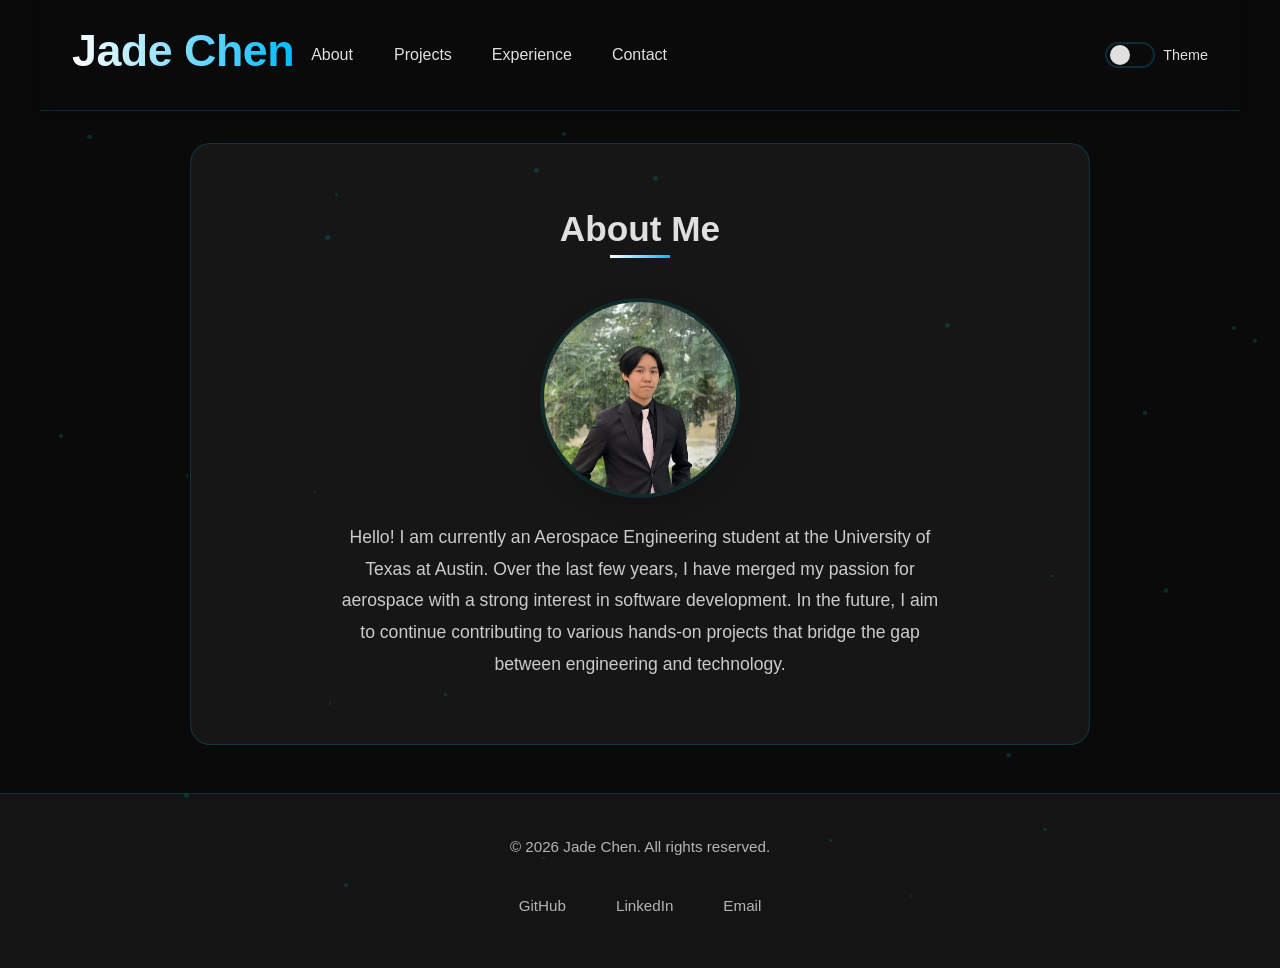
<file: index.html>
<!DOCTYPE html>
<html lang="en">
<head>
    <meta charset="UTF-8">
    <meta name="viewport" content="width=device-width, initial-scale=1.0">
    <!-- SEO Meta Tags -->
    <title>Jade Chen's Portfolio - About</title>
    <meta name="description" content="Portfolio of Jade Chen - Aerospace Engineering student at UT Austin with passion for software development and engineering projects">
    <meta name="keywords" content="Jade Chen, aerospace engineering, software developer, portfolio, UT Austin, model rocket simulation, LSTM prediction, web development">
    <meta name="author" content="Jade Chen">
    <!-- Open Graph / Social Media Tags -->
    <meta property="og:title" content="Jade Chen's Portfolio">
    <meta property="og:description" content="Aerospace Engineering student at UT Austin showcasing engineering and software development projects">
    <meta property="og:image" content="https://doge2000.github.io/assets/Profile.jpg">
    <meta property="og:url" content="https://doge2000.github.io/">
    <meta property="og:type" content="website">
    <meta name="twitter:card" content="summary_large_image">
    <!-- Structured Data for SEO -->
    <script type="application/ld+json">
    {
      "@context": "https://schema.org",
      "@type": "Person",
      "name": "Jade Chen",
      "url": "https://doge2000.github.io/",
      "sameAs": [
        "https://github.com/Doge2000",
        "https://www.linkedin.com/in/jlchen-tx"
      ],
      "jobTitle": "Aerospace Engineering Student",
      "worksFor": {
        "@type": "EducationalOrganization",
        "name": "University of Texas at Austin"
      },
      "description": "Aerospace Engineering student at UT Austin with passion for software development and engineering projects.",
      "image": "https://doge2000.github.io/assets/Profile.jpg"
    }
    </script>
    <link rel="icon" href="assets/favicon.svg" type="image/svg+xml">
    <link rel="stylesheet" href="style.css">
</head>
<body>
    <!-- Add skip link for accessibility -->
    <a href="#main-content" class="skip-link">Skip to main content</a>

    <header>
        <h1>Jade Chen</h1>
        <nav aria-label="Primary navigation">
            <ul>
                <li><a href="index.html">About</a></li>
                <li><a href="projects.html">Projects</a></li>
                <li><a href="experiences.html">Experience</a></li>
                <li><a href="contact.html">Contact</a></li>
            </ul>
        </nav>
        <div class="mode-toggle-container" aria-label="Theme toggle">
            <label class="mode-toggle">
                <input type="checkbox" id="mode-toggle-slider" aria-label="Toggle dark/light mode">
                <span class="slider"></span>
                <span class="mode-toggle-label">Theme</span>
            </label>
        </div>
    </header>

    <main id="main-content">
        <section id="about">
            <h2>About Me</h2>
            <div class="about-content">
                <img src="assets/Profile.jpg" alt="Jade Chen" class="profile-img">
                <div class="about-text">
                    <p>Hello! I am currently an Aerospace Engineering student at the University of Texas at Austin. Over the last few years, I have merged my passion for aerospace with a strong interest in software development. In the future, I aim to continue contributing to various hands-on projects that bridge the gap between engineering and technology.</p>
                </div>
            </div>
        </section>
    </main>

    <footer>
        <p>&copy; 2026 Jade Chen. All rights reserved.</p>
        <div class="social-links">
            <a href="https://github.com/Doge2000" target="_blank" aria-label="GitHub">GitHub</a>
            <a href="https://www.linkedin.com/in/jlchen-tx" target="_blank" aria-label="LinkedIn">LinkedIn</a>
            <a href="mailto:astrojade2016@gmail.com" aria-label="Email">Email</a>
        </div>
    </footer>
    <script src="script.js"></script>
</body>
</html>
</file>
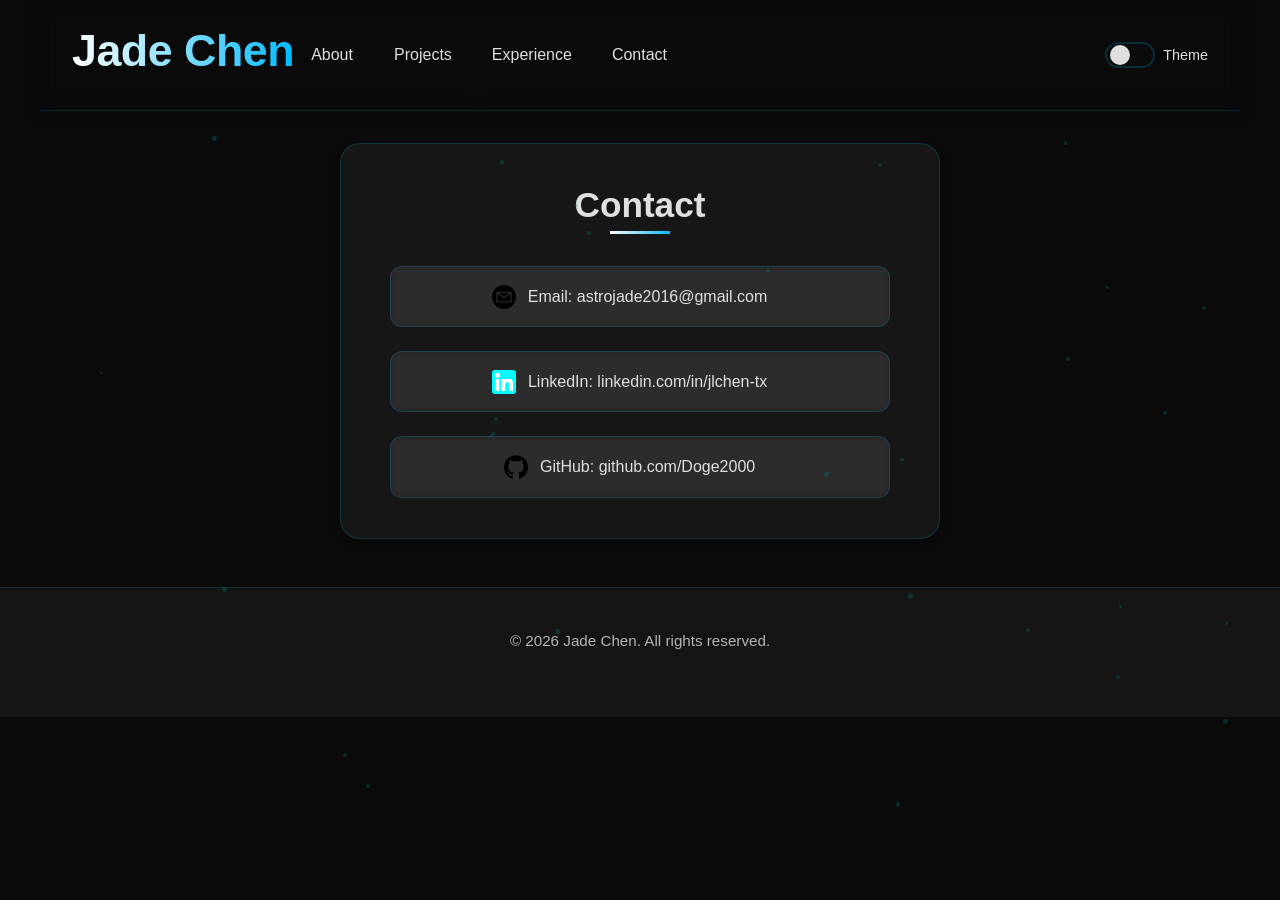
<file: contact.html>
<!DOCTYPE html>
<html lang="en">
<head>
    <meta charset="UTF-8">
    <meta name="viewport" content="width=device-width, initial-scale=1.0">
    <title>Jade Chen's Portfolio - Contact</title>
    <link rel="stylesheet" href="style.css">
    <link rel="icon" href="assets/favicon.svg" type="image/svg+xml">
</head>
<body>
    <header>
        <h1>Jade Chen</h1>
        <nav>
            <ul>
                <li><a href="index.html">About</a></li>
                <li><a href="projects.html">Projects</a></li>
                <li><a href="experiences.html">Experience</a></li>
                <li><a href="contact.html">Contact</a></li>
            </ul>
        </nav>
        <div class="mode-toggle-container">
            <label class="mode-toggle">
                <input type="checkbox" id="mode-toggle-slider">
                <span class="slider"></span>
                <span class="mode-toggle-label">Theme</span>
            </label>
        </div>
    </header>

    <section id="contact">
        <h2>Contact</h2>
        <div class="contact-info">
            <div class="contact-item">
                <img src="assets/emailico.png" alt="Email" class="contact-icon" loading="lazy">
                <span>Email: <a href="mailto:astrojade2016@gmail.com">astrojade2016@gmail.com</a></span>
            </div>
            <div class="contact-item">
                <img src="assets/linkedinico.png" alt="LinkedIn" class="contact-icon" loading="lazy">
                <span>LinkedIn: <a href="https://www.linkedin.com/in/jlchen-tx" target="_blank">linkedin.com/in/jlchen-tx</a></span>
            </div>
            <div class="contact-item">
                <img src="assets/githubico.png" alt="GitHub" class="contact-icon" loading="lazy">
                <span>GitHub: <a href="https://github.com/Doge2000" target="_blank">github.com/Doge2000</a></span>
            </div>
        </div>
    </section>

    <footer>
        <p>&copy; 2026 Jade Chen. All rights reserved.</p>
    </footer>
    <script src="script.js"></script>
</body>
</html>
</file>
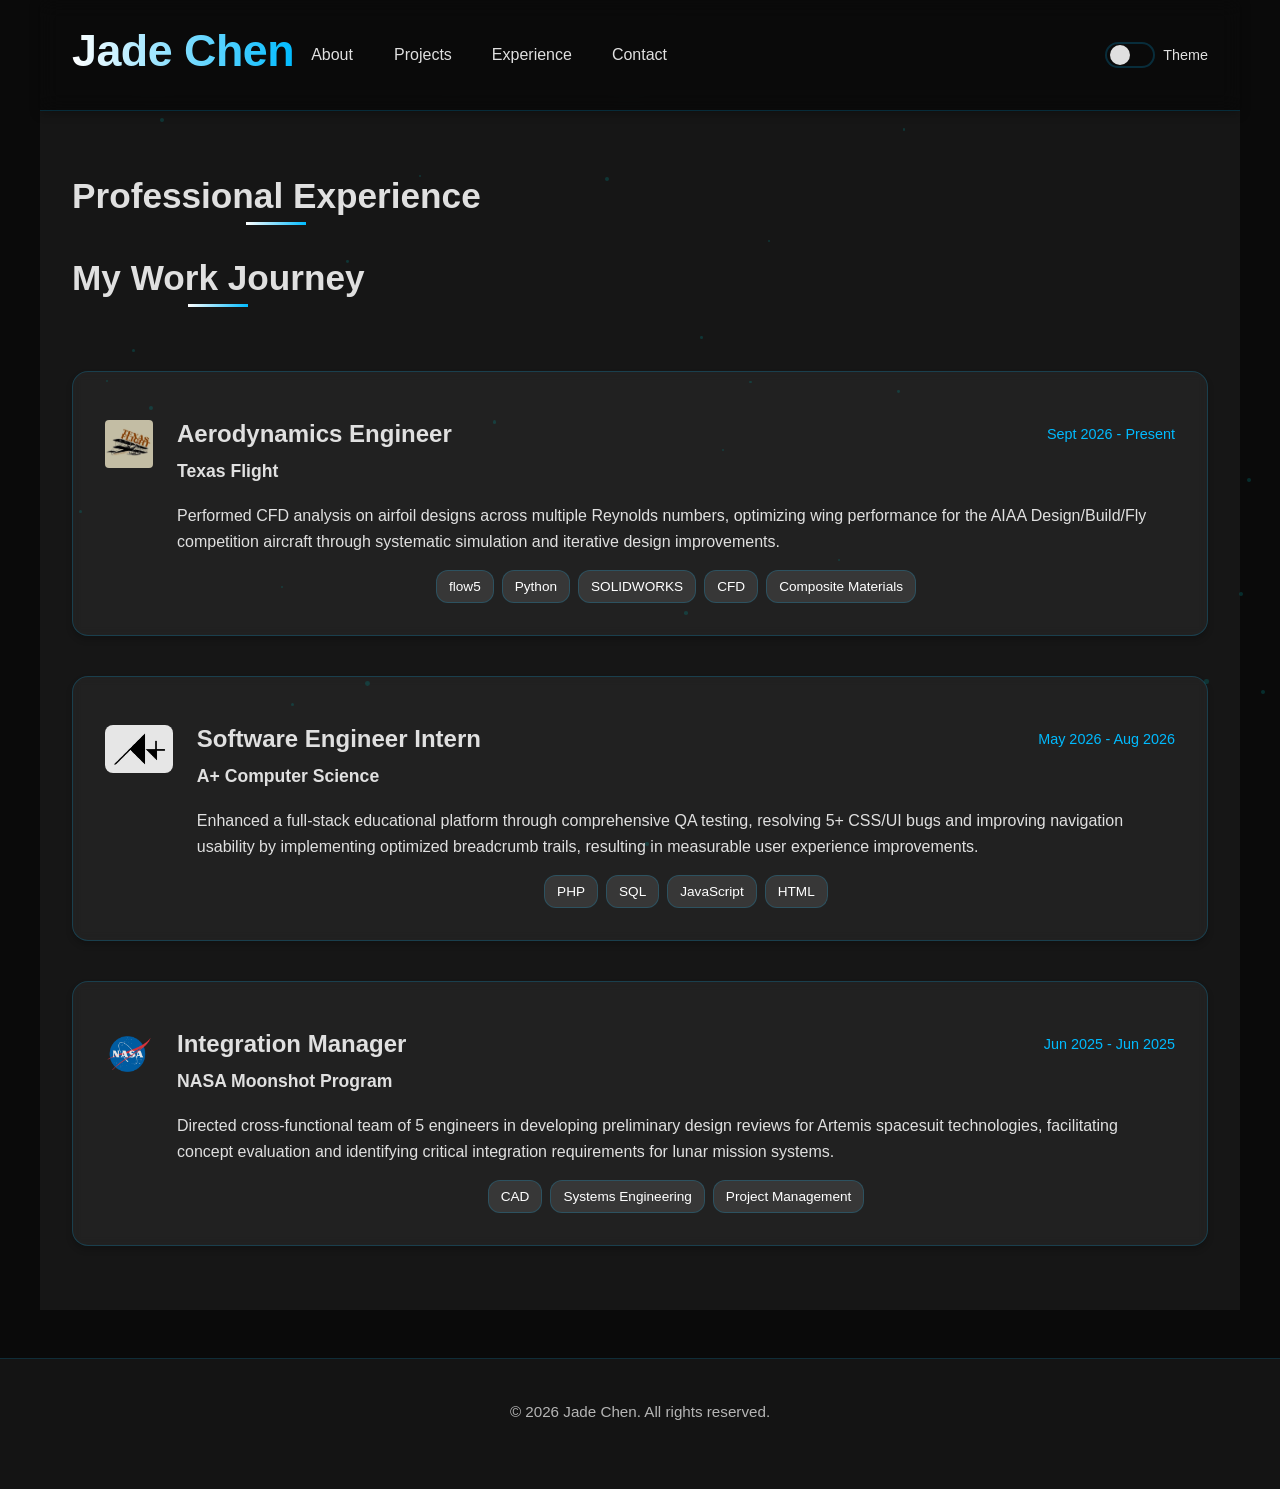
<file: experiences.html>
<!DOCTYPE html>
<html lang="en">
<head>
    <meta charset="UTF-8">
    <meta name="viewport" content="width=device-width, initial-scale=1.0">
    <title>Jade Chen's Portfolio - Experience</title>
    <link rel="stylesheet" href="style.css">
    <link rel="icon" href="assets/favicon.svg" type="image/svg+xml">
</head>
<body>
    <header>
        <h1>Jade Chen</h1>
        <nav>
            <ul>
                <li><a href="index.html">About</a></li>
                <li><a href="projects.html">Projects</a></li>
                <li><a href="experiences.html">Experience</a></li>
                <li><a href="contact.html">Contact</a></li>
            </ul>
        </nav>
        <div class="mode-toggle-container">
            <label class="mode-toggle">
                <input type="checkbox" id="mode-toggle-slider">
                <span class="slider"></span>
                <span class="mode-toggle-label">Theme</span>
            </label>
        </div>
    </header>

    <section id="experience">
        <h2>Professional Experience</h2>
        <div class="experience-container">
            <div class="experience-title">
                <h2>My Work Journey</h2>
            </div>

            <!-- Experience Grid -->
            <div class="experience-grid">
                <!-- Experience 1: Aerodynamics Engineer -->
                <div class="experience-card">
                    <div class="experience-layout">
                        <div class="experience-logo">
                            <img src="assets/TXFlight.jpg" alt="Texas Flight Logo" class="company-logo txflight-logo" loading="lazy">
                        </div>
                        <div class="experience-details">
                            <div class="experience-header">
                                <h3>Aerodynamics Engineer</h3>
                                <span class="experience-date">Sept 2026 - Present</span>
                            </div>
                            <div class="company-name">Texas Flight</div>
                            <p class="experience-description">Performed CFD analysis on airfoil designs across multiple Reynolds numbers, optimizing wing performance for the AIAA Design/Build/Fly competition aircraft through systematic simulation and iterative design improvements.</p>
                            <div class="experience-tech">
                                <span>flow5</span>
                                <span>Python</span>
                                <span>SOLIDWORKS</span>
                                <span>CFD</span>
                                <span>Composite Materials</span>
                            </div>
                        </div>
                    </div>
                </div>

                <!-- Experience 2: Web Developer -->
                <div class="experience-card">
                    <div class="experience-layout">
                        <div class="experience-logo">
                            <img src="assets/Apluslogo.png" alt="A+ Computer Science Logo" class="company-logo aplus-logo" loading="lazy">
                        </div>
                        <div class="experience-details">
                            <div class="experience-header">
                                <h3>Software Engineer Intern</h3>
                                <span class="experience-date">May 2026 - Aug 2026</span>
                            </div>
                            <div class="company-name">A+ Computer Science</div>
                            <p class="experience-description">Enhanced a full-stack educational platform through comprehensive QA testing, resolving 5+ CSS/UI bugs and improving navigation usability by implementing optimized breadcrumb trails, resulting in measurable user experience improvements.</p>
                            <div class="experience-tech">
                                <span>PHP</span>
                                <span>SQL</span>
                                <span>JavaScript</span>
                                <span>HTML</span>
                            </div>
                        </div>
                    </div>
                </div>

                <!-- Experience 3: Integration Manager -->
                <div class="experience-card">
                    <div class="experience-layout">
                        <div class="experience-logo">
                            <img src="assets/NASAlogo.png" alt="NASA Logo" class="company-logo nasa-logo" loading="lazy">
                        </div>
                        <div class="experience-details">
                            <div class="experience-header">
                                <h3>Integration Manager</h3>
                                <span class="experience-date">Jun 2025 - Jun 2025</span>
                            </div>
                            <div class="company-name">NASA Moonshot Program</div>
                            <p class="experience-description">Directed cross-functional team of 5 engineers in developing preliminary design reviews for Artemis spacesuit technologies, facilitating concept evaluation and identifying critical integration requirements for lunar mission systems.</p>
                            <div class="experience-tech">
                                <span>CAD</span>
                                <span>Systems Engineering</span>
                                <span>Project Management</span>
                            </div>
                        </div>
                    </div>
                </div>
            </div>
        </div>
    </section>

    <footer>
        <p>&copy; 2026 Jade Chen. All rights reserved.</p>
    </footer>
    <script src="script.js"></script>
</body>
</html>
</file>
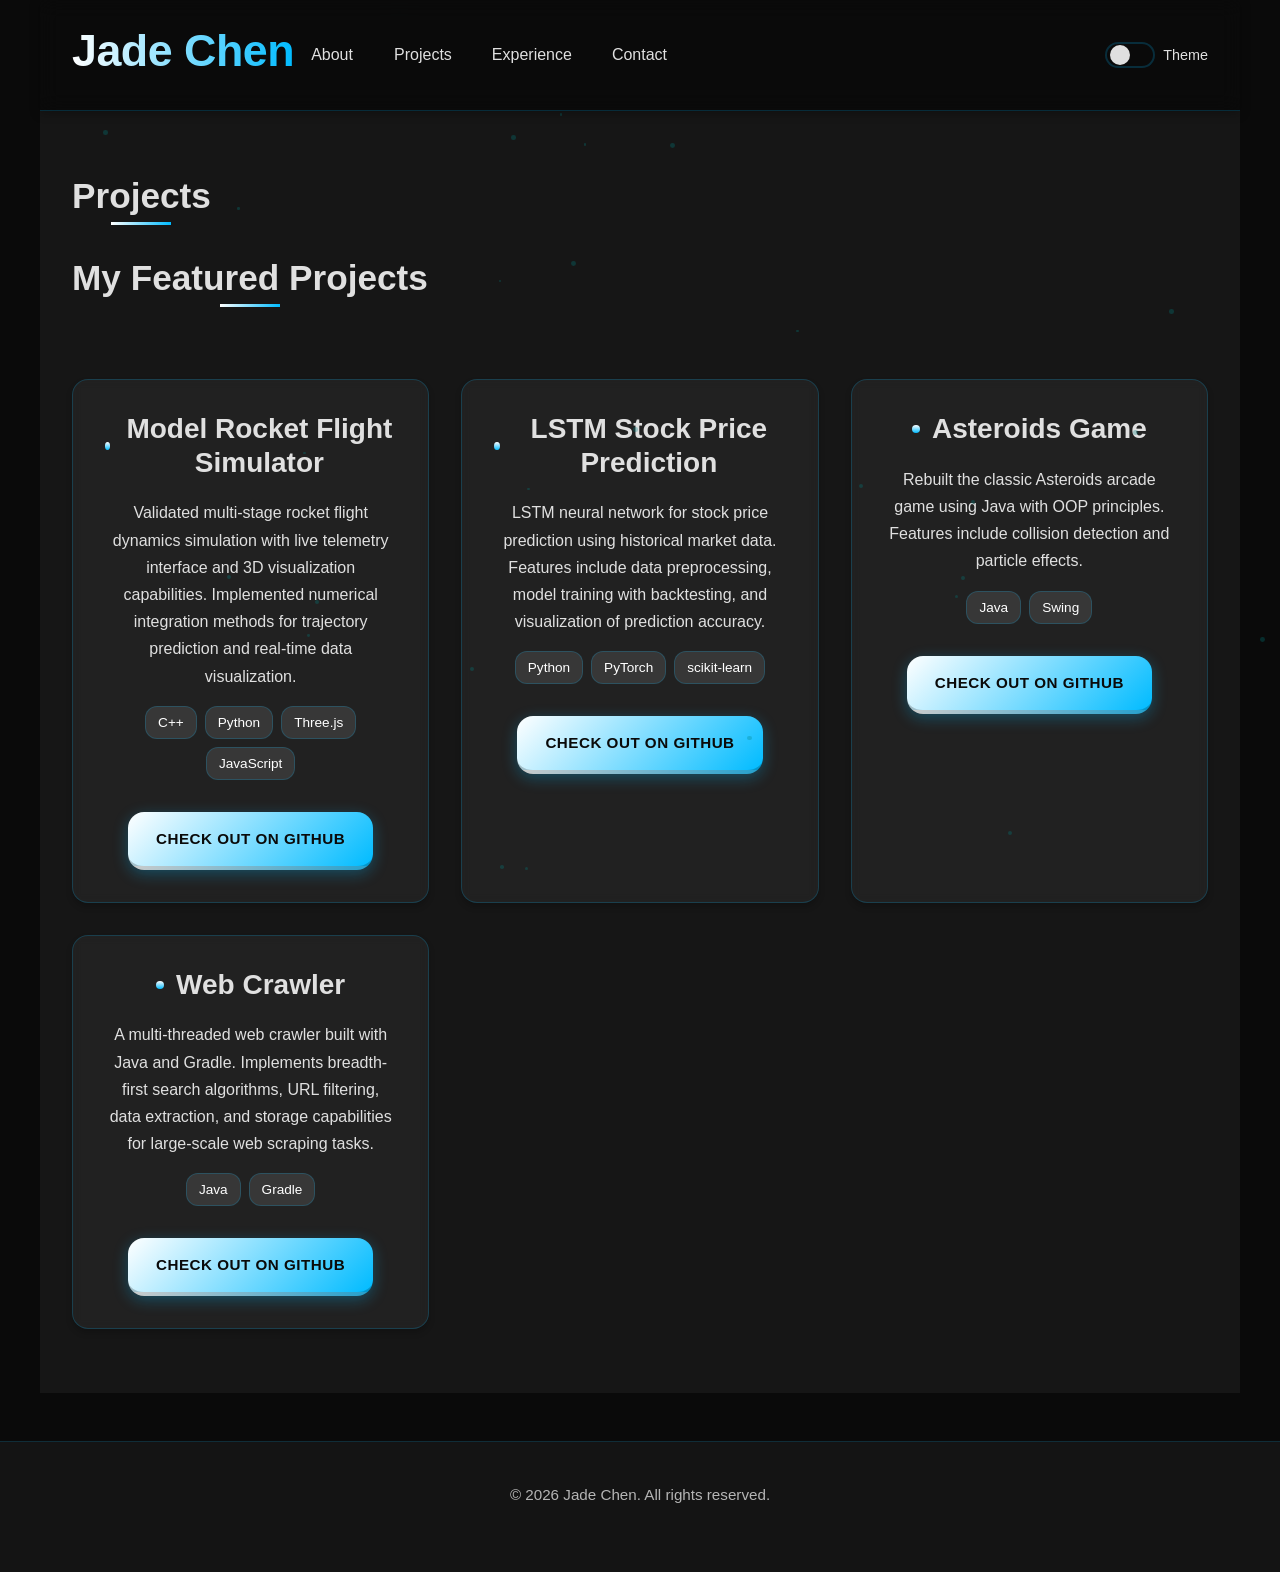
<file: projects.html>
<!DOCTYPE html>
<html lang="en">
<head>
    <meta charset="UTF-8">
    <meta name="viewport" content="width=device-width, initial-scale=1.0">
    <title>Jade Chen's Portfolio - Projects</title>
    <link rel="stylesheet" href="style.css">
    <link rel="icon" href="assets/favicon.svg" type="image/svg+xml">
</head>
<body>
    <header>
        <h1>Jade Chen</h1>
        <nav>
            <ul>
                <li><a href="index.html">About</a></li>
                <li><a href="projects.html">Projects</a></li>
                <li><a href="experiences.html">Experience</a></li>
                <li><a href="contact.html">Contact</a></li>
            </ul>
        </nav>
        <div class="mode-toggle-container">
            <label class="mode-toggle">
                <input type="checkbox" id="mode-toggle-slider">
                <span class="slider"></span>
                <span class="mode-toggle-label">Theme</span>
            </label>
        </div>
    </header>

    <section id="projects">
        <h2>Projects</h2>
        <div class="projects-container">
            <div class="projects-title">
                <h2>My Featured Projects</h2>
            </div>

            <!-- Interactive Hover Effect Grid -->
            <div class="hover-effect-grid">
                <!-- Project 1: Portfolio Website -->
                <div class="project-card">
                    <div class="project-content">
                        <h3>Model Rocket Flight Simulator</h3>
                        <p>Validated multi-stage rocket flight dynamics simulation with live telemetry interface and 3D visualization capabilities. Implemented numerical integration methods for trajectory prediction and real-time data visualization.</p>
                        <div class="project-tech">
                            <span>C++</span>
                            <span>Python</span>
                            <span>Three.js</span>
                            <span>JavaScript</span>
                        </div>
                        <a href="https://github.com/Doge2000/flight_sim" target="_blank" class="github-btn">Check out on GitHub</a>
                    </div>
                </div>

                <!-- Project 2: LSTM Stock Price Prediction -->
                <div class="project-card">
                    <div class="project-content">
                        <h3>LSTM Stock Price Prediction</h3>
                        <p>LSTM neural network for stock price prediction using historical market data. Features include data preprocessing, model training with backtesting, and visualization of prediction accuracy.</p>
                        <div class="project-tech">
                            <span>Python</span>
                            <span>PyTorch</span>
                            <span>scikit-learn</span>
                        </div>
                        <a href="https://github.com/Doge2000/StockMLProject" target="_blank" class="github-btn">Check out on GitHub</a>
                    </div>
                </div>

                <!-- Project 3: Asteroids Game -->
                <div class="project-card">
                    <div class="project-content">
                        <h3>Asteroids Game</h3>
                        <p>Rebuilt the classic Asteroids arcade game using Java with OOP principles. Features include collision detection and particle effects.</p>
                        <div class="project-tech">
                            <span>Java</span>
                            <span>Swing</span>
                        </div>
                        <a href="https://github.com/Doge2000/AsteroidsGame" target="_blank" class="github-btn">Check out on GitHub</a>
                    </div>
                </div>

                <div class = "project-card">
                    <div class="project-content">
                        <h3>Web Crawler</h3>
                        <p>A multi-threaded web crawler built with Java and Gradle. Implements breadth-first search algorithms, URL filtering, data extraction, and storage capabilities for large-scale web scraping tasks.</p>
                        <div class="project-tech">
                            <span>Java</span>
                            <span>Gradle</span>
                        </div>
                        <a href="https://github.com/Doge2000/WebCrawlerProject" target="_blank" class="github-btn">Check out on GitHub</a>
                    </div>
                </div>
            </div>
        </div>
    </section>

    <footer>
        <p>&copy; 2026 Jade Chen. All rights reserved.</p>
    </footer>
    <script src="script.js"></script>
</body>
</html>
</file>
<file: style.css>
/* Reset and base styles */
* {
    margin: 0;
    padding: 0;
    box-sizing: border-box;
}

/* Focus styles enhancement for accessibility */
*:focus-visible {
    outline: 2px solid var(--accent-color);
    outline-offset: 2px;
}

/* Skip link styling */
.skip-link {
    position: absolute;
    top: -40px;
    left: 0;
    background: var(--bg-color);
    color: var(--text-color);
    padding: 8px;
    z-index: 1000;
    transition: top 0.3s ease;
    opacity: 0.8;
    font-size: 0.9rem;
    border-radius: 4px;
}

.skip-link:focus {
    top: 0;
    opacity: 1;
}

/* Dark/Light Mode Slider Toggle */
.mode-toggle-container {
    display: flex;
    align-items: center;
    margin-left: auto;
}

.mode-toggle {
    position: relative;
    display: inline-flex;
    align-items: center;
    width: auto;
    height: 26px;
    padding-left: 58px;
    cursor: pointer;
}

.mode-toggle-label {
    color: var(--text-color);
    font-size: 0.9rem;
    white-space: nowrap;
}

.mode-toggle input {
    position: absolute;
    width: 1px;
    height: 1px;
    padding: 0;
    margin: -1px;
    overflow: hidden;
    clip: rect(0, 0, 0, 0);
    white-space: nowrap;
    border: 0;
}

.slider {
    position: absolute;
    cursor: pointer;
    top: 0;
    left: 0;
    width: 50px;
    height: 26px;
    background-color: var(--bg-color);
    transition: .4s;
    border-radius: 34px;
    border: 2px solid var(--border-color);
}

.slider:before {
    position: absolute;
    content: "";
    height: 20px;
    width: 20px;
    left: 3px;
    top: 50%;
    background-color: var(--text-color);
    transition: .4s;
    border-radius: 50%;
    transform: translateY(-50%);
}

input:checked + .slider {
    background-color: var(--accent-color);
}

input:focus + .slider {
    box-shadow: 0 0 1px var(--accent-color);
}

.mode-toggle input:focus-visible + .slider {
    outline: 2px solid var(--accent-color);
    outline-offset: 2px;
}

input:checked + .slider:before {
    transform: translate(20px, -50%);
}

/* Fix for readable text in both modes */
body {
    font-family: 'Segoe UI', Tahoma, Geneva, Verdana, sans-serif;
    line-height: 1.6;
    color: var(--text-color);
    background-color: var(--bg-color);
    min-height: 100vh;
    overflow-x: hidden;
}

/* CSS Variables for Dark/Light Mode */
:root {
    --bg-color: #0a0a0a;
    --text-color: #e0e0e0;
    --accent-color: #00bbff;
    --white: #ffffff;
    --black: #0a0a0a;
    --header-bg: rgba(10, 10, 10, 0.9);
    --section-bg: rgba(255, 255, 255, 0.05);
    --border-color: rgba(0, 187, 255, 0.2);
    --hover-bg: rgba(255, 255, 255, 0.15);
    --skill-bar-bg: rgba(255, 255, 255, 0.1);
    --footer-bg: rgba(255, 255, 255, 0.05);
    --footer-border: rgba(0, 187, 255, 0.2);
    --footer-text: #e0e0e0;
    --button-text: #0a0a0a;
}

body.light-mode {
    --bg-color: #ffffff;
    --text-color: #0a0a0a;
    --accent-color: #006b99;
    --white: #0a0a0a;
    --black: #ffffff;
    --header-bg: rgba(255, 255, 255, 0.9);
    --section-bg: rgba(0, 0, 0, 0.05);
    --border-color: rgba(0, 187, 255, 0.2);
    --hover-bg: rgba(0, 0, 0, 0.15);
    --skill-bar-bg: rgba(0, 0, 0, 0.1);
    --footer-bg: rgba(0, 0, 0, 0.05);
    --footer-border: rgba(0, 187, 255, 0.2);
    --footer-text: #0a0a0a;
    --button-text: #0a0a0a;
}

body {
    font-family: 'Segoe UI', Tahoma, Geneva, Verdana, sans-serif;
    line-height: 1.6;
    color: var(--text-color);
    background-color: var(--bg-color);
    min-height: 100vh;
    overflow-x: hidden;
}

/* Improved typography */
h1, h2, h3 {
    font-weight: 600;
    line-height: 1.2;
    color: var(--text-color);
}

body {
    font-size: 16px;
    line-height: 1.7;
}

header {
    background-color: var(--header-bg);
    backdrop-filter: blur(10px);
    border-bottom: 1px solid var(--border-color);
    padding: 1.5rem 2rem;
    display: flex;
    justify-content: space-between;
    align-items: center;
    position: sticky;
    top: 0;
    z-index: 100;
    box-shadow: 0 2px 10px rgba(0, 0, 0, 0.3);
    flex-wrap: wrap;
    gap: 1rem;
    min-height: 80px;
    max-width: 1200px;
    margin: 0 auto;
}

header h1 {
    font-size: 2.8rem;
    margin-bottom: 0.5rem;
    letter-spacing: -0.5px;
    background: linear-gradient(to right, var(--white), var(--accent-color));
    -webkit-background-clip: text;
    -webkit-text-fill-color: transparent;
    background-clip: text;
}

nav ul {
    display: flex;
    justify-content: center;
    list-style: none;
    gap: 2.5rem;
    flex-wrap: wrap;
}

/* Ensure minimum touch target size for navigation items */
nav li {
    min-width: 44px;
    min-height: 44px;
    display: flex;
    align-items: center;
    justify-content: center;
}

/* Enhanced focus states for navigation links */
nav a:focus-visible {
    outline: 2px solid var(--accent-color);
    outline-offset: 2px;
    background-color: var(--hover-bg);
}

nav a {
    color: var(--text-color); /* White text */
    text-decoration: none;
    font-weight: 500;
    transition: all 0.4s ease;
    position: relative;
    padding: 0.5rem 0;
    overflow: hidden;
}

nav a::before {
    content: '';
    position: absolute;
    top: -50%;
    left: -50%;
    width: 200%;
    height: 200%;
    background: radial-gradient(circle, rgba(255,255,255,0.1) 0%, transparent 70%);
    transform: rotate(45deg);
    transition: all 0.6s ease;
    opacity: 0;
    pointer-events: none;
}

nav a:hover::before {
    opacity: 1;
    animation: shine 1.5s ease-out infinite;
}

@keyframes shine {
    0% {
        transform: translateX(-100%) translateY(-100%) rotate(45deg);
    }
    100% {
        transform: translateX(100%) translateY(100%) rotate(45deg);
    }
}

nav a:hover {
    color: var(--accent-color); /* Bright blue accent */
}

nav a::after {
    content: '';
    position: absolute;
    bottom: 0;
    left: 0;
    width: 0;
    height: 2px;
    background: linear-gradient(to right, var(--white), var(--accent-color));
    transition: width 0.3s ease;
}

nav a:hover::after {
    width: 100%;
}

section {
    padding: 4rem 2rem;
    max-width: 1200px;
    margin: 0 auto;
    background-color: var(--section-bg);
}

section h2 {
    font-size: 2.2rem;
    margin-bottom: 2rem;
    text-align: center;
    color: var(--text-color);
    position: relative;
    display: inline-block;
    padding-bottom: 0.5rem;
}

section h2::after {
    content: '';
    position: absolute;
    bottom: 0;
    left: 50%;
    transform: translateX(-50%);
    width: 60px;
    height: 3px;
    background: linear-gradient(to right, var(--white), var(--accent-color));
}

/* About section styling */
#about {
    text-align: center;
    padding: 4rem 2rem;
    background-color: var(--section-bg);
    border-radius: 20px;
    margin: 2rem auto;
    max-width: 900px;
    backdrop-filter: blur(10px);
    border: 1px solid var(--border-color);
}

.about-content {
    display: flex;
    flex-direction: column;
    align-items: center;
    gap: 2rem;
    max-width: 800px;
    margin: 0 auto;
}

.profile-img {
    width: 200px;
    height: 200px;
    border-radius: 50%;
    object-fit: cover;
    border: 4px solid rgba(0, 128, 128, 0.2);
    box-shadow: 0 8px 25px rgba(0, 0, 0, 0.15);
    transition: transform 0.4s ease, box-shadow 0.4s ease;
}

.profile-img:hover {
    transform: scale(1.05) rotate(2deg);
    box-shadow: 0 12px 30px rgba(0, 0, 0, 0.2);
}

.about-text {
    text-align: center;
    max-width: 600px;
    color: var(--text-color);
}

#about p {
    max-width: 800px;
    margin: 0 auto;
    text-align: center;
    line-height: 1.8;
    opacity: 0.9;
    font-size: 1.1rem;
    color: var(--text-color);
}

/* Skills Section Styling */
.skills-container {
    margin-top: 2rem;
    width: 100%;
    max-width: 500px;
}

.skills-container h3 {
    color: var(--text-color);
    text-align: center;
    margin-bottom: 1.5rem;
}

.skills-grid {
    display: grid;
    gap: 1rem;
}

.skill-item {
    display: flex;
    flex-direction: column;
    gap: 0.5rem;
}

.skill-name {
    font-weight: 500;
    color: #e0e0e0;
    font-size: 1rem;
}

.skill-bar {
    width: 100%;
    height: 8px;
    background-color: var(--skill-bar-bg);
    border-radius: 4px;
    overflow: hidden;
    position: relative;
}

.skill-progress {
    height: 100%;
    background: linear-gradient(to right, var(--white), var(--accent-color));
    width: 0%;
    transition: width 2s ease;
    border-radius: 4px;
}

.skill-percentage {
    font-weight: 600;
    color: var(--white);
    font-size: 0.9rem;
    align-self: flex-end;
}

/* Projects section styling */
.hover-effect-grid {
    display: grid;
    grid-template-columns: repeat(auto-fit, minmax(min(300px, 100%), 1fr));
    gap: 2rem;
    margin-top: 2.5rem;
}

.project,
.project-card {
    background-color: var(--section-bg);
    border-radius: 16px;
    padding: 2rem;
    backdrop-filter: blur(5px);
    border: 1px solid var(--border-color);
    transition: all 0.4s ease;
    position: relative;
    overflow: hidden;
    box-shadow: 0 4px 6px rgba(0, 0, 0, 0.2);
    /* Ensure minimum touch target size for cards */
    min-height: 44px;
}

.experience-card {
    background-color: var(--section-bg);
    border-radius: 16px;
    padding: 2rem;
    backdrop-filter: blur(5px);
    border: 1px solid var(--border-color);
    transition: all 0.4s ease;
    position: relative;
    overflow: hidden;
    box-shadow: 0 4px 6px rgba(0, 0, 0, 0.2);
    /* Ensure minimum touch target size for cards */
    min-height: 44px;
}

.experience-card:hover {
    transform: translateY(-8px);
    box-shadow: 0 15px 30px rgba(0, 187, 255, 0.3);
    border-color: rgba(0, 187, 255, 0.4);
}

.experience-card:hover::before {
    opacity: 1;
}

.experience-card::before {
    content: '';
    position: absolute;
    top: 0;
    left: 0;
    width: 4px;
    height: 100%;
    background: linear-gradient(to bottom, var(--white), var(--accent-color));
    opacity: 0;
    transition: opacity 0.3s ease;
}

.experience-tech {
    display: flex;
    flex-wrap: wrap;
    gap: 0.5rem;
    justify-content: center;
    margin-top: 1rem;
}

.experience-tech span {
    background-color: var(--skill-bar-bg);
    color: var(--white);
    padding: 0.25rem 0.75rem;
    border-radius: 12px;
    font-size: 0.85rem;
    font-weight: 500;
    border: 1px solid var(--border-color);
}

/* Experience layout styles */
.experience-layout {
    display: flex;
    align-items: flex-start;
    gap: 1.5rem;
    margin-top: 1rem;
}

.experience-logo {
    flex-shrink: 0;
}

.experience-details {
    flex: 1;
}

/* Company logo styles */
.company-logo {
    max-height: 48px;
    max-width: 140px;
    vertical-align: middle;
    filter: brightness(0.9);
    transition: all 0.3s ease;
    border-radius: 4px;
}

/* Specific logo styles */
.txflight-logo {
    max-height: 48px;
    max-width: 140px;
}

.aplus-logo {
    background-color: white;
    padding: 6px;
    border-radius: 8px;
    max-height: 48px;
    max-width: 140px;
}

.nasa-logo {
    max-height: 48px;
    max-width: 140px;
}

/* Logo hover effects */
.experience-logo:hover .company-logo {
    filter: brightness(1.2);
    transform: scale(1.05);
}

/* Experience details styling */
.experience-header {
    display: flex;
    justify-content: space-between;
    align-items: center;
    margin-bottom: 0.5rem;
}

.experience-header h3 {
    margin: 0;
    font-size: 1.5rem;
    color: var(--text-color);
}

.experience-date {
    font-size: 0.9rem;
    color: var(--accent-color);
    font-weight: 500;
}

.company-name {
    font-weight: 600;
    color: var(--text-color);
    margin: 0.5rem 0;
    font-size: 1.1rem;
}

.experience-description {
    margin: 1rem 0;
    line-height: 1.6;
    color: var(--text-color);
}

.experience-tech {
    display: flex;
    flex-wrap: wrap;
    gap: 0.5rem;
    margin-top: 1rem;
}

.experience-tech span {
    background-color: var(--skill-bar-bg);
    color: var(--white);
    padding: 0.25rem 0.75rem;
    border-radius: 12px;
    font-size: 0.85rem;
    font-weight: 500;
    border: 1px solid var(--border-color);
}

.project:hover,
.project-card:hover {
    transform: translateY(-8px);
    box-shadow: 0 15px 30px rgba(0, 187, 255, 0.3);
    border-color: rgba(0, 187, 255, 0.4);
}

.project:hover::before,
.project-card:hover::before {
    opacity: 1;
}

.project::before,
.project-card::before {
    content: '';
    position: absolute;
    top: 0;
    left: 0;
    width: 4px;
    height: 100%;
    background: linear-gradient(to bottom, var(--white), var(--accent-color));
    opacity: 0;
    transition: opacity 0.3s ease;
}

.project::before {
    content: '';
    position: absolute;
    top: 0;
    left: 0;
    width: 4px;
    height: 100%;
    background: linear-gradient(to bottom, var(--white), var(--accent-color));
    opacity: 0;
    transition: opacity 0.3s ease;
}

.project:hover {
    transform: translateY(-8px);
    box-shadow: 0 15px 30px rgba(0, 187, 255, 0.3);
    border-color: rgba(0, 187, 255, 0.4);
}

.project:hover::before {
    opacity: 1;
}

.project-content {
    text-align: center;
}

.project h3,
.project-card h3 {
    color: var(--text-color);
    margin-bottom: 1.25rem;
    font-size: 1.75rem;
    display: flex;
    align-items: center;
    gap: 0.75rem;
    justify-content: center;
}

.project h3::before,
.project-card h3::before {
    content: '';
    width: 8px;
    height: 8px;
    border-radius: 50%;
    background: linear-gradient(to bottom, var(--white), var(--accent-color));
}

.project p {
    color: var(--text-color);
    line-height: 1.7;
    font-size: 1.05rem;
    margin-bottom: 1.5rem;
}

.project-tech {
    display: flex;
    flex-wrap: wrap;
    gap: 0.5rem;
    justify-content: center;
    margin-top: 1rem;
}

.project-tech span {
    background-color: var(--skill-bar-bg);
    color: var(--white);
    padding: 0.25rem 0.75rem;
    border-radius: 12px;
    font-size: 0.85rem;
    font-weight: 500;
    border: 1px solid var(--border-color);
}

/* Specific project card styles */
.project-condition-grid {
    border: 2px solid var(--border-color);
}

.project-condition-grid:hover {
    border-color: rgba(0, 187, 255, 0.4);
    transform: translateY(-8px) scale(1.02);
}

.project-works-wheel {
    border: 2px solid var(--border-color);
    background: linear-gradient(135deg, rgba(255, 255, 255, 0.05) 0%, rgba(0, 187, 255, 0.1) 100%);
}

.project-works-wheel:hover {
    border-color: rgba(0, 187, 255, 0.4);
    transform: translateY(-8px) scale(1.02);
}

.project-notched-card {
    position: relative;
    border: 2px solid var(--border-color);
}

.project-notched-card::before {
    content: '';
    position: absolute;
    top: -4px;
    left: 20px;
    width: 30px;
    height: 4px;
    background: linear-gradient(to right, var(--white), var(--accent-color));
}

.project-notched-card::after {
    content: '';
    position: absolute;
    bottom: -4px;
    right: 20px;
    width: 30px;
    height: 4px;
    background: linear-gradient(to left, var(--white), var(--accent-color));
}

.project-notched-card:hover {
    border-color: rgba(0, 187, 255, 0.4);
    transform: translateY(-8px) scale(1.02);
}

/* Contact section styling */
#contact {
    text-align: center;
    background-color: var(--section-bg);
    border-radius: 20px;
    padding: 2.5rem;
    backdrop-filter: blur(10px);
    border: 1px solid var(--border-color);
    margin: 2rem auto;
    max-width: 600px;
    box-shadow: 0 4px 6px rgba(0, 0, 0, 0.2);
}

.contact-info {
    display: flex;
    flex-direction: column;
    gap: 1.5rem;
    align-items: center;
}

.contact-item {
    display: flex;
    align-items: center;
    gap: 0.75rem;
    background-color: var(--section-bg);
    padding: 1rem 1.5rem;
    border-radius: 12px;
    backdrop-filter: blur(5px);
    border: 1px solid var(--border-color);
    transition: all 0.3s ease;
    width: 100%;
    max-width: 500px;
    justify-content: center;
    /* Ensure minimum touch target size */
    min-height: 44px;
}

.contact-item:hover {
    background-color: var(--hover-bg);
    transform: translateY(-2px);
    box-shadow: 0 5px 15px rgba(0, 187, 255, 0.2);
}

.contact-icon {
    width: 24px;
    height: 24px;
    filter: brightness(3) saturate(1.5);
}

.contact-item a {
    color: var(--text-color);
    text-decoration: none;
    font-weight: 500;
    transition: all 0.3s ease;
    display: inline-flex;
    align-items: center;
    gap: 0.5rem;
}

.contact-item a:hover {
    color: var(--accent-color);
    transform: translateX(5px);
}

.contact-item a::after {
    content: '→';
    font-size: 0.8em;
    opacity: 0;
    transition: opacity 0.2s ease;
}

.contact-item a:hover::after {
    opacity: 1;
}

/* Footer styling */
footer {
    text-align: center;
    padding: 2.5rem;
    background-color: var(--footer-bg);
    font-size: 0.95rem;
    opacity: 0.8;
    border-top: 1px solid var(--footer-border);
    margin-top: 3rem;
    color: var(--footer-text);
}

footer p {
    margin-bottom: 1.5rem;
}

/* Button styles */
.github-btn {
    display: inline-block;
    padding: 0.875rem 1.75rem;
    background: linear-gradient(135deg, var(--white), var(--accent-color));
    color: var(--button-text);
    text-decoration: none;
    border-radius: 16px;
    font-weight: 600;
    font-size: 0.95rem;
    transition: all 0.4s cubic-bezier(0.175, 0.885, 0.32, 1.275);
    border: none;
    cursor: pointer;
    margin-top: 2rem;
    text-align: center;
    position: relative;
    overflow: hidden;
    box-shadow: 0 4px 15px rgba(0, 187, 255, 0.3);
    letter-spacing: 0.5px;
    text-transform: uppercase;
    /* Additional button-like properties */
    border-bottom: 4px solid rgba(0, 0, 0, 0.2);
    font-family: inherit;
    touch-action: manipulation;
    /* Ensure minimum touch target size */
    min-width: 44px;
    min-height: 44px;
    display: inline-flex;
    align-items: center;
    justify-content: center;
}

body.light-mode .github-btn {
    background: linear-gradient(135deg, #e6f7ff, #8adfff);
}

.github-btn:hover {
    background: linear-gradient(135deg, var(--accent-color), var(--white));
    transform: translateY(-4px) scale(1.02);
    box-shadow: 0 12px 25px rgba(0, 187, 255, 0.4);
    border-bottom: 4px solid rgba(0, 0, 0, 0.3);
}

body.light-mode .github-btn:hover {
    background: linear-gradient(135deg, #8adfff, #e6f7ff);
}

.github-btn:active {
    transform: translateY(0) scale(0.98);
    box-shadow: 0 2px 8px rgba(0, 187, 255, 0.2);
    border-bottom: 4px solid rgba(0, 0, 0, 0.1);
}

.github-btn::before {
    content: '→';
    position: absolute;
    left: -15px;
    top: 50%;
    transform: translateY(-50%);
    opacity: 0;
    transition: all 0.4s ease;
    font-weight: bold;
    color: var(--button-text);
}

.github-btn:hover::before {
    left: 10px;
    opacity: 1;
}

.github-btn::after {
    content: '';
    position: absolute;
    top: 0;
    left: 0;
    width: 100%;
    height: 100%;
    background: linear-gradient(
      90deg,
      transparent,
      rgba(255, 255, 255, 0.2),
      transparent
    );
    transform: translateX(-100%);
    transition: all 0.6s ease;
}

.github-btn:hover::after {
    transform: translateX(100%);
}

/* Ensure button-like appearance overrides any link styles */
.github-btn:focus-visible {
    outline: 2px solid rgba(0, 128, 128, 0.5);
    outline-offset: 2px;
}

/* Reduced motion preferences */
@media (prefers-reduced-motion: reduce) {
    * {
        animation-duration: 0.001ms !important;
        animation-iteration-count: 1 !important;
        transition-duration: 0.001ms !important;
        scroll-behavior: auto !important;
    }

    /* Disable specific animations that might still cause issues */
    .particle {
        animation: none !important;
    }

    /* Keep essential transitions but make them instant */
    .skill-progress {
        transition: none !important;
    }

    /* Still provide feedback but without motion */
    .github-btn:hover {
        transform: none !important;
    }

    .project:hover,
    .project-card:hover,
    .experience-card:hover {
        transform: none !important;
    }
}

/* Social links in footer */
.social-links {
    margin-top: 1.5rem;
    display: flex;
    gap: 1.5rem;
    justify-content: center;
    flex-wrap: wrap;
}

.social-links a {
    color: var(--footer-text);
    text-decoration: none;
    font-weight: 500;
    transition: all 0.3s ease;
    padding: 0.5rem 0.75rem;
    border-radius: 8px;
    border: 1px solid transparent;
}

.social-links a:hover {
    color: var(--accent-color);
    background-color: var(--hover-bg);
    border-color: var(--border-color);
    transform: translateY(-2px);
}

.social-links a:focus-visible {
    outline: 2px solid var(--accent-color);
    outline-offset: 2px;
    background-color: var(--hover-bg);
}

.experience-grid {
    display: grid;
    grid-template-columns: 1fr;
    gap: 2.5rem;
    margin-top: 2rem;
}

/* Enhanced responsive design */
@media (max-width: 768px) {
    header h1 {
        font-size: 2.2rem;
    }

    nav ul {
        gap: 1.5rem;
    }

    section {
        padding: 3rem 1.5rem;
    }

    section h2 {
        font-size: 1.9rem;
    }

    .about-content {
        gap: 1.5rem;
    }

    .profile-img {
        width: 150px;
        height: 150px;
    }

    #about p {
        font-size: 1rem;
    }

    .skills-container {
        max-width: 100%;
    }

    .project {
        padding: 1.75rem;
    }

    .project h3,
    .project-card h3 {
        font-size: 1.5rem;
    }

    #contact {
        padding: 2rem;
        margin: 1.5rem auto;
    }

    .contact-item {
        padding: 0.8rem 1.2rem;
        gap: 0.5rem;
    }

    .contact-icon {
        width: 20px;
        height: 20px;
    }
}

@media (max-width: 480px) {
    header h1 {
        font-size: 1.8rem;
    }

    nav ul {
        flex-direction: column;
        gap: 1rem;
    }

    section {
        padding: 2.5rem 1rem;
    }

    section h2 {
        font-size: 1.6rem;
    }

    .about-content {
        gap: 1rem;
    }

    .profile-img {
        width: 120px;
        height: 120px;
    }

    #about p {
        font-size: 0.95rem;
    }

    .project {
        padding: 1.5rem;
    }

    .project h3,
    .project-card h3 {
        font-size: 1.25rem;
    }

    #contact {
        padding: 1.5rem;
    }

    .contact-item {
        flex-direction: column;
        text-align: center;
        gap: 0.75rem;
    }

    .contact-icon {
        width: 22px;
        height: 22px;
    }
}

@media (min-width: 481px) and (max-width: 640px) {
    header h1 {
        font-size: 1.8rem;
    }

    nav ul {
        gap: 0.75rem;
    }

    nav a {
        font-size: 0.9rem;
    }
}

/* Particle Background Styles */
#particles-container {
    position: fixed;
    top: 0;
    left: 0;
    width: 100%;
    height: 100%;
    pointer-events: none;
    z-index: 1;
    overflow: hidden;
}

.particle {
    position: absolute;
    border-radius: 50%;
    background-color: rgba(0, 128, 128, 0.3);
    pointer-events: none;
    animation: float var(--duration) ease-in-out var(--delay) infinite;
}

@keyframes float {
    0%, 100% {
        transform: translateY(0) translateX(0);
    }
    50% {
        transform: translateY(-20px) translateX(20px);
    }
}
</file>
